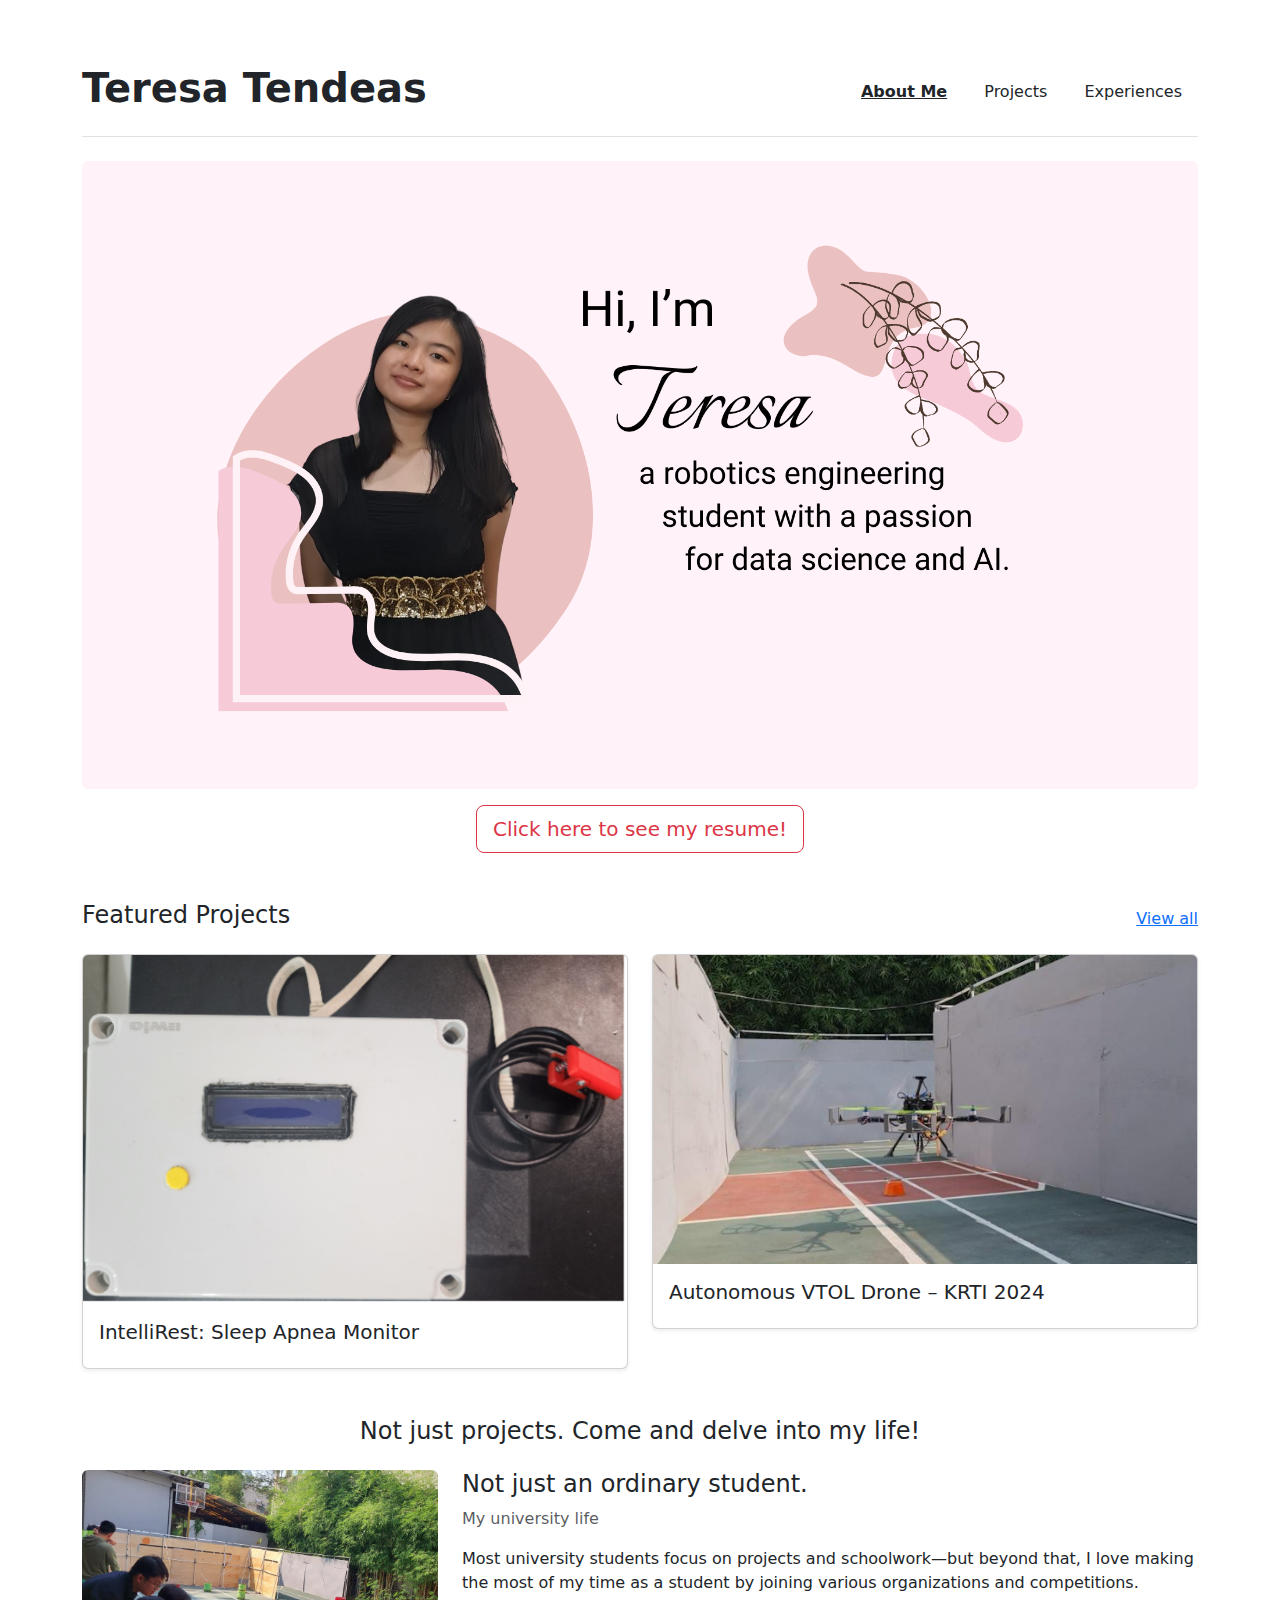
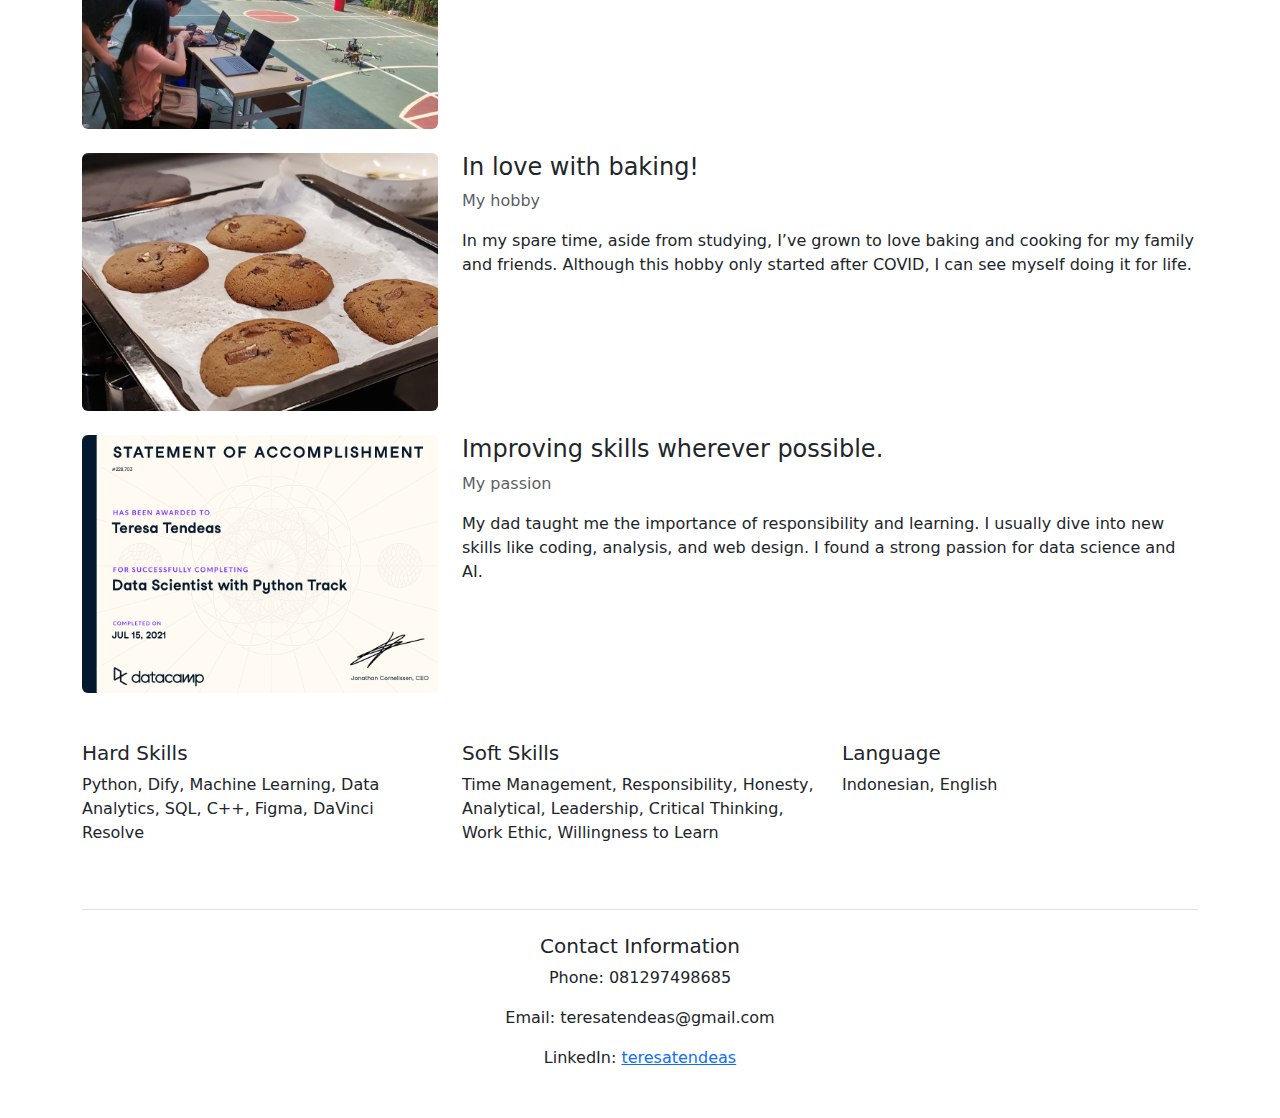
<file: index.html>
<!DOCTYPE html>
<html lang="en">
<head>
  <meta charset="UTF-8" />
  <meta name="viewport" content="width=device-width, initial-scale=1.0" />
  <title>Teresa Tendeas Portfolio</title>

  <!-- Bootstrap CSS -->
  <link href="https://cdn.jsdelivr.net/npm/bootstrap@5.3.3/dist/css/bootstrap.min.css" rel="stylesheet">

  <!-- Custom CSS -->
  <link rel="stylesheet" href="style.css" />
</head>
<body>
  <div class="container my-5">
    <!-- Header -->
    <header class="d-flex flex-wrap justify-content-between align-items-center py-3 border-bottom">
      <h1 class="fs-1 fw-bold">Teresa Tendeas</h1>
      <nav>
        <a href="#about" class="nav-link d-inline-block px-3 fw-bold text-decoration-underline">About Me</a>
        <a href="#projects" class="nav-link d-inline-block px-3">Projects</a>
        <a href="#experiences" class="nav-link d-inline-block px-3">Experiences</a>
      </nav>
    </header>

    <!-- Hero Section -->
    <section class="text-center my-4">
      <img src="img/pfp.png" class="img-fluid rounded" alt="Profile Picture">
      <div class="mt-3">
        <a href="#" class="btn btn-lg btn-outline-danger">Click here to see my resume!</a>
      </div>
    </section>

    <!-- Featured Projects -->
    <section id="projects" class="my-5">
      <div class="d-flex justify-content-between align-items-center mb-3">
        <h2 class="fs-4">Featured Projects</h2>
        <a href="#" class="text-primary">View all</a>
      </div>
      <div class="row g-4">
        <div class="col-md-6">
          <div class="card shadow-sm">
            <img src="img/featured-project1.png" class="card-img-top" alt="Project 1">
            <div class="card-body">
              <h5 class="card-title">IntelliRest: Sleep Apnea Monitor</h5>
            </div>
          </div>
        </div>
        <div class="col-md-6">
          <div class="card shadow-sm">
            <img src="img/featured-project2.png" class="card-img-top" alt="Project 2">
            <div class="card-body">
              <h5 class="card-title">Autonomous VTOL Drone – KRTI 2024</h5>
            </div>
          </div>
        </div>
      </div>
    </section>

    <!-- About Life Section -->
    <section id="about" class="my-5">
      <h2 class="fs-4 mb-4 text-center">Not just projects. Come and delve into my life!</h2>

      <div class="row g-4">
        <div class="col-md-4">
          <img src="img/life-1.png" class="img-fluid rounded" alt="University Life">
        </div>
        <div class="col-md-8">
          <h4>Not just an ordinary student.</h4>
          <p class="text-muted">My university life</p>
          <p>Most university students focus on projects and schoolwork—but beyond that, I love making the most of my time as a student by joining various organizations and competitions.</p>
        </div>

        <div class="col-md-4">
          <img src="img/life-2.png" class="img-fluid rounded" alt="Baking Hobby">
        </div>
        <div class="col-md-8">
          <h4>In love with baking!</h4>
          <p class="text-muted">My hobby</p>
          <p>In my spare time, aside from studying, I’ve grown to love baking and cooking for my family and friends. Although this hobby only started after COVID, I can see myself doing it for life.</p>
        </div>

        <div class="col-md-4">
          <img src="img/life-3.png" class="img-fluid rounded" alt="Learning Passion">
        </div>
        <div class="col-md-8">
          <h4>Improving skills wherever possible.</h4>
          <p class="text-muted">My passion</p>
          <p>My dad taught me the importance of responsibility and learning. I usually dive into new skills like coding, analysis, and web design. I found a strong passion for data science and AI.</p>
        </div>
      </div>

      <div class="row mt-5">
        <div class="col-md-4">
          <h5>Hard Skills</h5>
          <p>Python, Dify, Machine Learning, Data Analytics, SQL, C++, Figma, DaVinci Resolve</p>
        </div>
        <div class="col-md-4">
          <h5>Soft Skills</h5>
          <p>Time Management, Responsibility, Honesty, Analytical, Leadership, Critical Thinking, Work Ethic, Willingness to Learn</p>
        </div>
        <div class="col-md-4">
          <h5>Language</h5>
          <p>Indonesian, English</p>
        </div>
      </div>
    </section>

    <!-- Footer -->
    <footer class="border-top pt-4 mt-5">
      <div class="text-center">
        <h5>Contact Information</h5>
        <p>Phone: 081297498685</p>
        <p>Email: teresatendeas@gmail.com</p>
        <p>LinkedIn: <a href="https://www.linkedin.com/in/teresatendeas/">teresatendeas</a></p>
      </div>
    </footer>
  </div>

  <!-- Bootstrap JS -->
  <script src="https://cdn.jsdelivr.net/npm/bootstrap@5.3.3/dist/js/bootstrap.bundle.min.js"></script>
</body>
</html>
</file>
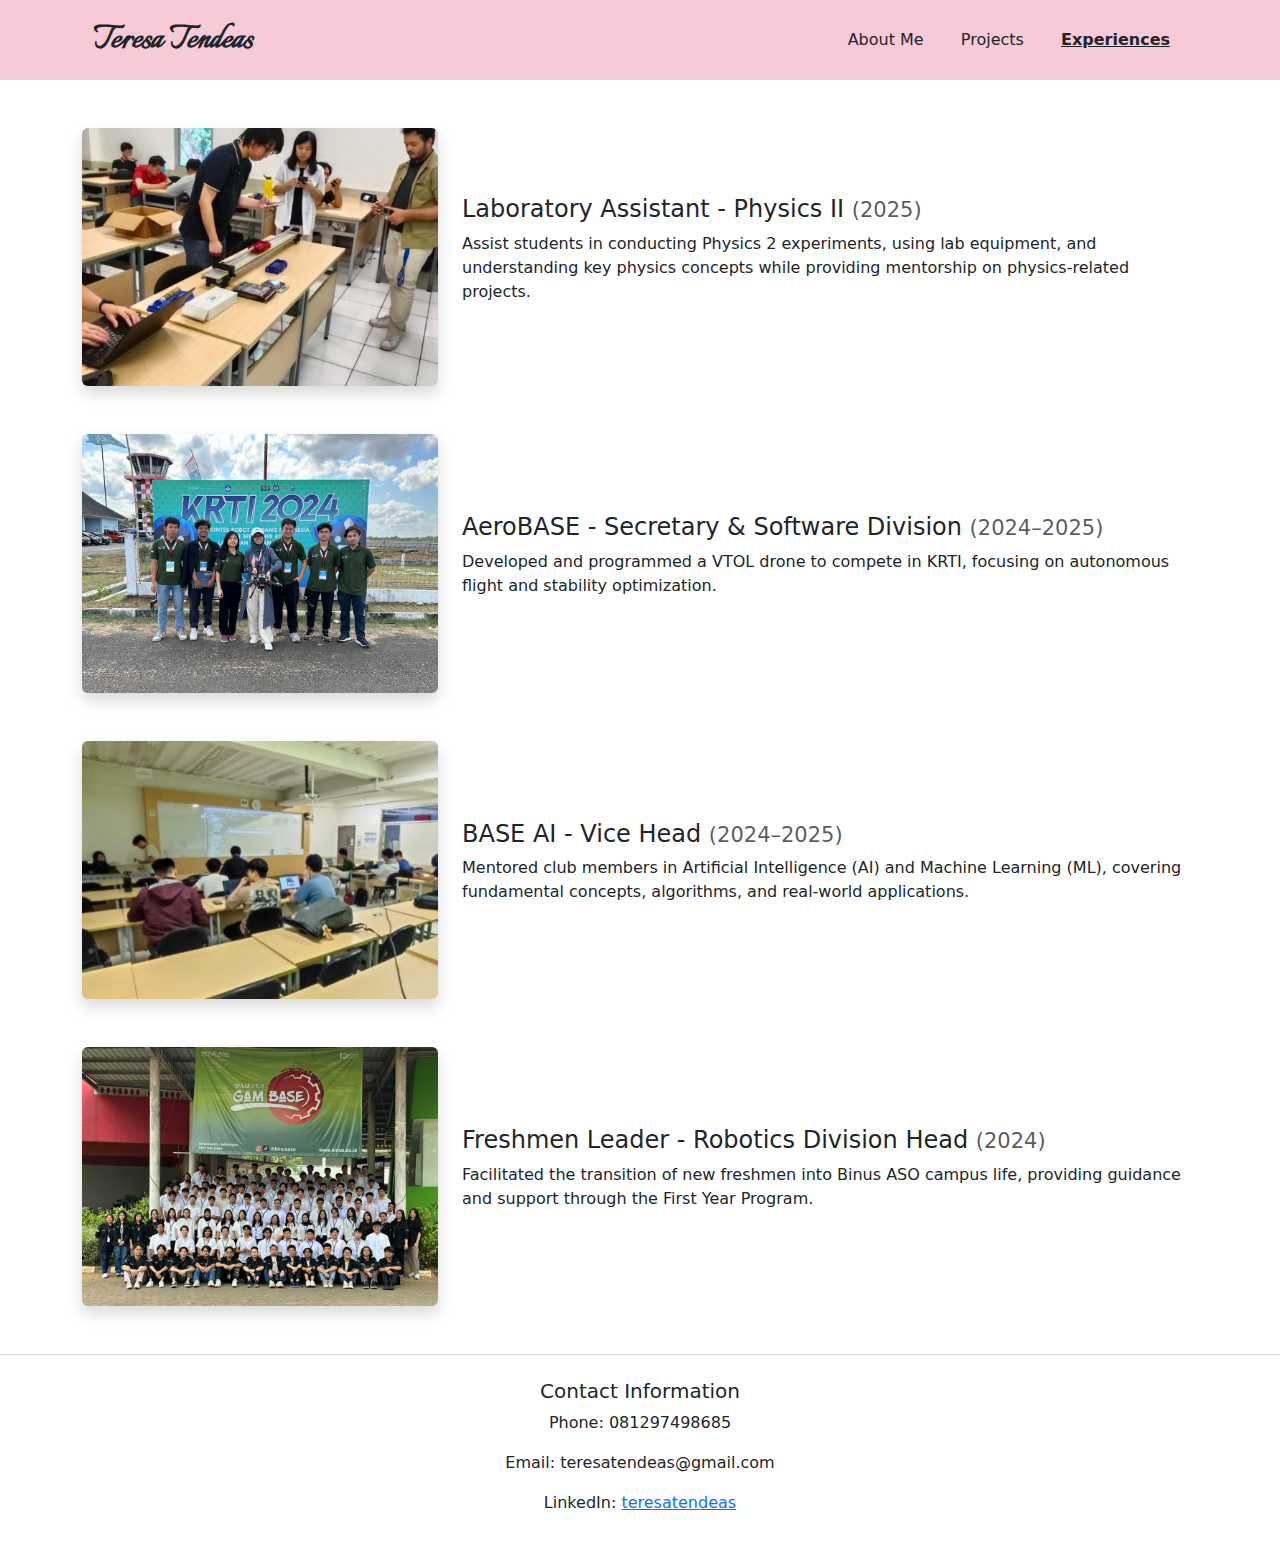
<file: experience.html>
<!DOCTYPE html>
<html lang="en">
<head>
  <meta charset="UTF-8" />
  <meta name="viewport" content="width=device-width, initial-scale=1.0" />
  <title>Experiences - Teresa Tendeas</title>

  <!-- Google Font -->
  <link href="https://fonts.googleapis.com/css2?family=Italianno&display=swap" rel="stylesheet">

  <!-- Bootstrap CSS -->
  <link href="https://cdn.jsdelivr.net/npm/bootstrap@5.3.3/dist/css/bootstrap.min.css" rel="stylesheet">

  <!-- Custom CSS -->
  <link rel="stylesheet" href="style.css" />
</head>
<body>

  <!-- Header -->
  <header class="w-100 py-3" style="background-color: #f7cad8;">
    <div class="container d-flex justify-content-between align-items-center px-4">
      <h1 class="fw-bold fs-1 m-0" style="font-family: 'Italianno', cursive;">Teresa Tendeas</h1>
      <nav>
        <a href="index.html" class="nav-link d-inline-block px-3">About Me</a>
        <a href="project.html" class="nav-link d-inline-block px-3">Projects</a>
        <a href="experience.html" class="nav-link d-inline-block px-3 fw-bold text-decoration-underline">Experiences</a>
      </nav>
    </div>
  </header>

  <!-- Main Content -->
  <div class="container my-5">
    <div class="row align-items-center mb-5">
      <div class="col-md-4">
        <img src="img/experience-aslab.png" class="img-fluid rounded shadow" alt="Aslab">
      </div>
      <div class="col-md-8 mt-3 mt-md-0">
        <h4>Laboratory Assistant - Physics II <span class="text-muted small">(2025)</span></h4>
        <p>Assist students in conducting Physics 2 experiments, using lab equipment, and understanding key physics concepts while providing mentorship on physics-related projects.</p>
      </div>
    </div>

    <div class="row align-items-center mb-5">
      <div class="col-md-4">
        <img src="img/experience-aerobase.png" class="img-fluid rounded shadow" alt="AeroBASE">
      </div>
      <div class="col-md-8 mt-3 mt-md-0">
        <h4>AeroBASE - Secretary & Software Division <span class="text-muted small">(2024–2025)</span></h4>
        <p>Developed and programmed a VTOL drone to compete in KRTI, focusing on autonomous flight and stability optimization.</p>
      </div>
    </div>

    <div class="row align-items-center mb-5">
      <div class="col-md-4">
        <img src="img/experience-bcore.png" class="img-fluid rounded shadow" alt="BASE AI">
      </div>
      <div class="col-md-8 mt-3 mt-md-0">
        <h4>BASE AI - Vice Head <span class="text-muted small">(2024–2025)</span></h4>
        <p>Mentored club members in Artificial Intelligence (AI) and Machine Learning (ML), covering fundamental concepts, algorithms, and real-world applications.</p>
      </div>
    </div>

    <div class="row align-items-center mb-5">
      <div class="col-md-4">
        <img src="img/experience-fl.png" class="img-fluid rounded shadow" alt="Freshmen Leader">
      </div>
      <div class="col-md-8 mt-3 mt-md-0">
        <h4>Freshmen Leader - Robotics Division Head <span class="text-muted small">(2024)</span></h4>
        <p>Facilitated the transition of new freshmen into Binus ASO campus life, providing guidance and support through the First Year Program.</p>
      </div>
    </div>
  </div>

  <!-- Footer -->
  <footer class="w-100 bg-white border-top mt-5">
    <div class="container text-center py-4">
      <h5>Contact Information</h5>
      <p>Phone: 081297498685</p>
      <p>Email: teresatendeas@gmail.com</p>
      <p>LinkedIn: <a href="https://www.linkedin.com/in/teresatendeas/">teresatendeas</a></p>
    </div>
  </footer>

  <!-- Bootstrap JS -->
  <script src="https://cdn.jsdelivr.net/npm/bootstrap@5.3.3/dist/js/bootstrap.bundle.min.js"></script>
</body>
</file>
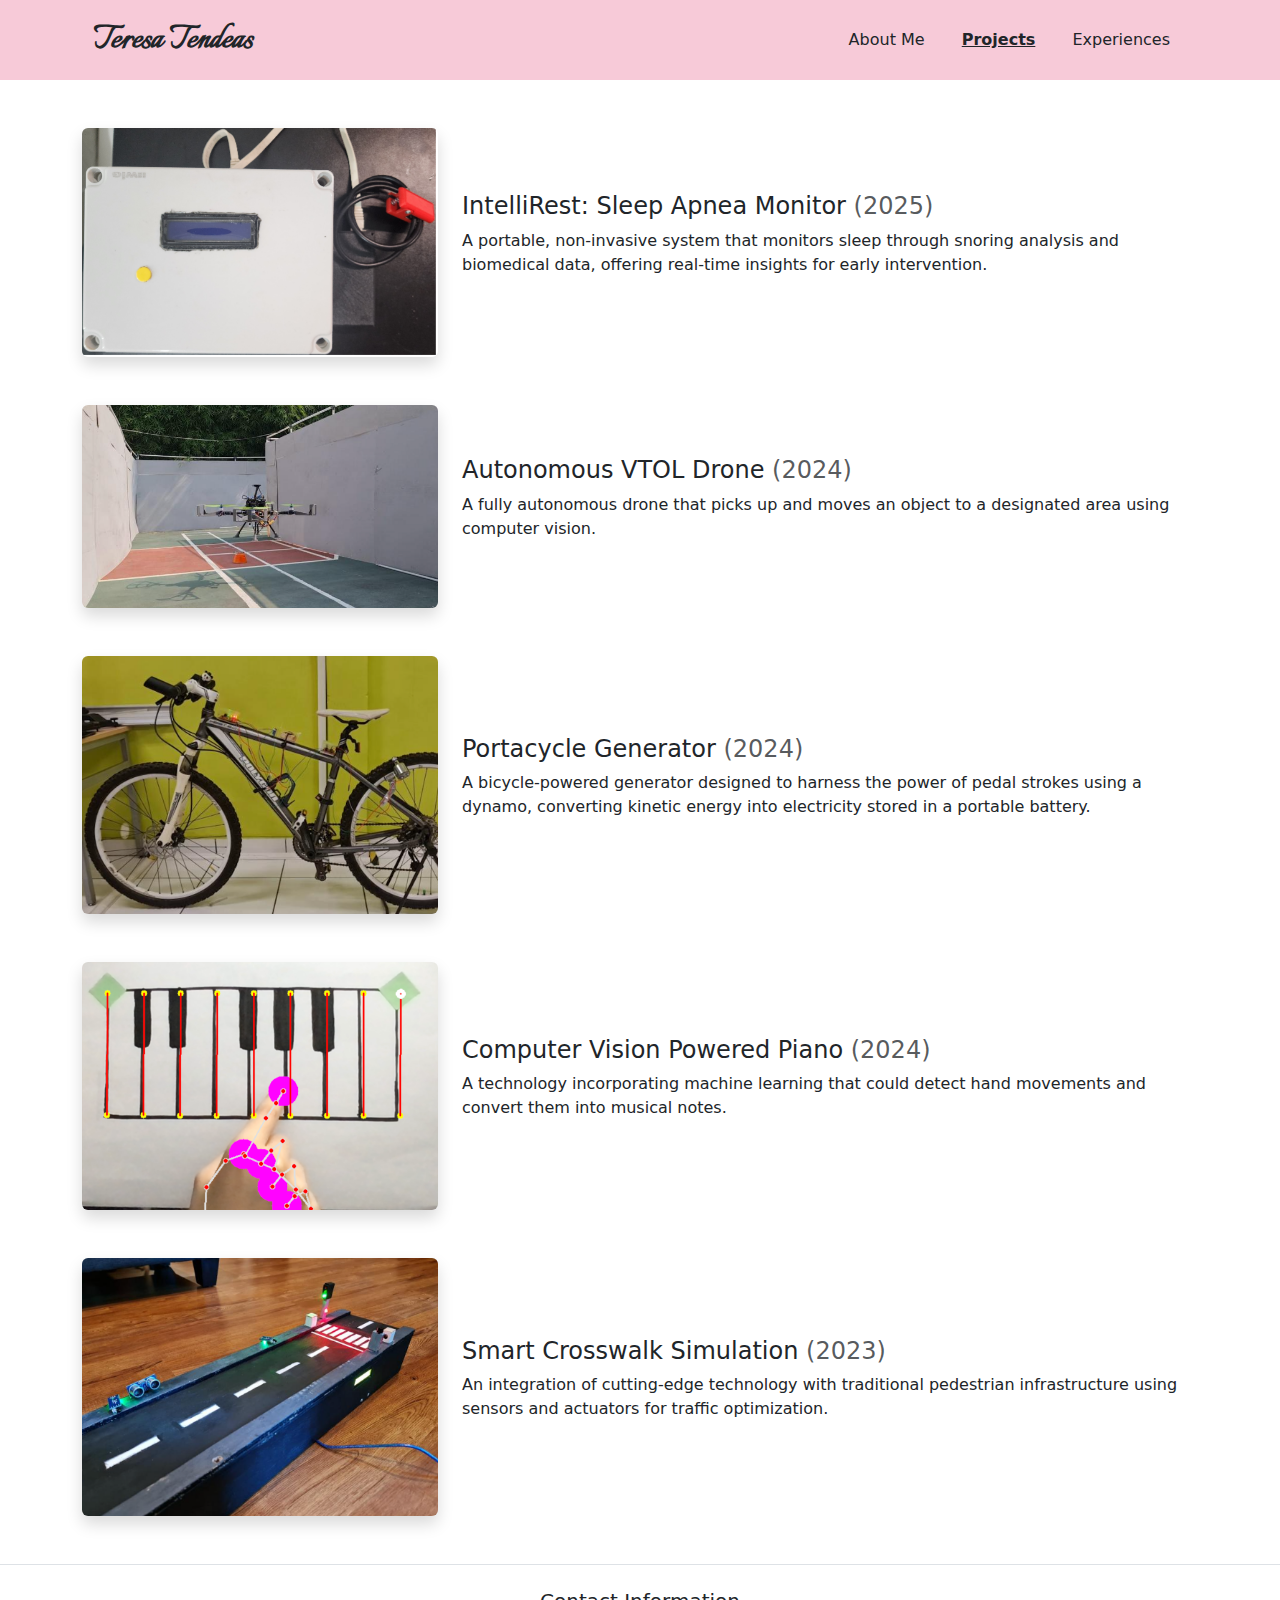
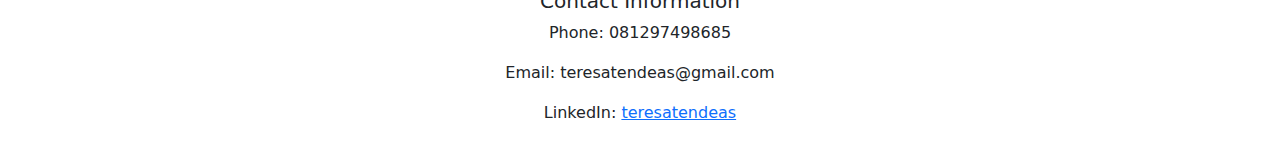
<file: project.html>
<!DOCTYPE html>
<html lang="en">
<head>
  <meta charset="UTF-8" />
  <meta name="viewport" content="width=device-width, initial-scale=1.0" />
  <title>Projects - Teresa Tendeas</title>

  <!-- Google Font -->
  <link href="https://fonts.googleapis.com/css2?family=Italianno&display=swap" rel="stylesheet">

  <!-- Bootstrap CSS -->
  <link href="https://cdn.jsdelivr.net/npm/bootstrap@5.3.3/dist/css/bootstrap.min.css" rel="stylesheet">

  <!-- Custom CSS -->
  <link rel="stylesheet" href="style.css" />
</head>
<body>

  <!-- Header -->
  <header class="w-100 py-3" style="background-color: #f7cad8;">
    <div class="container d-flex justify-content-between align-items-center px-4">
      <h1 class="fw-bold fs-1 m-0" style="font-family: 'Italianno', cursive;">Teresa Tendeas</h1>
      <nav>
        <a href="index.html" class="nav-link d-inline-block px-3">About Me</a>
        <a href="project.html" class="nav-link d-inline-block px-3 fw-bold text-decoration-underline">Projects</a>
        <a href="experience.html" class="nav-link d-inline-block px-3">Experiences</a>
      </nav>
    </div>
  </header>

  <!-- Main Content -->
  <div class="container my-5">
    <!-- Project Entry -->
    <div class="row align-items-center mb-5">
      <div class="col-md-4">
        <img src="img/featured-project1.png" class="img-fluid rounded shadow" alt="Sleep Apnea Monitor">
      </div>
      <div class="col-md-8">
        <h4>IntelliRest: Sleep Apnea Monitor <span class="text-muted">(2025)</span></h4>
        <p>A portable, non-invasive system that monitors sleep through snoring analysis and biomedical data, offering real-time insights for early intervention.</p>
      </div>
    </div>

    <div class="row align-items-center mb-5">
      <div class="col-md-4">
        <img src="img/featured-project2.png" class="img-fluid rounded shadow" alt="VTOL Drone">
      </div>
      <div class="col-md-8">
        <h4>Autonomous VTOL Drone <span class="text-muted">(2024)</span></h4>
        <p>A fully autonomous drone that picks up and moves an object to a designated area using computer vision.</p>
      </div>
    </div>

    <div class="row align-items-center mb-5">
      <div class="col-md-4">
        <img src="img/project-portacycle.png" class="img-fluid rounded shadow" alt="Portacycle Generator">
      </div>
      <div class="col-md-8">
        <h4>Portacycle Generator <span class="text-muted">(2024)</span></h4>
        <p>A bicycle-powered generator designed to harness the power of pedal strokes using a dynamo, converting kinetic energy into electricity stored in a portable battery.</p>
      </div>
    </div>

    <div class="row align-items-center mb-5">
      <div class="col-md-4">
        <img src="img/project-piano.png" class="img-fluid rounded shadow" alt="CV Piano">
      </div>
      <div class="col-md-8">
        <h4>Computer Vision Powered Piano <span class="text-muted">(2024)</span></h4>
        <p>A technology incorporating machine learning that could detect hand movements and convert them into musical notes.</p>
      </div>
    </div>

    <div class="row align-items-center mb-5">
      <div class="col-md-4">
        <img src="img/project-crosswalk.png" class="img-fluid rounded shadow" alt="Smart Crosswalk">
      </div>
      <div class="col-md-8">
        <h4>Smart Crosswalk Simulation <span class="text-muted">(2023)</span></h4>
        <p>An integration of cutting-edge technology with traditional pedestrian infrastructure using sensors and actuators for traffic optimization.</p>
      </div>
    </div>
  </div>

  <!-- Footer -->
  <footer class="w-100 bg-white border-top mt-5">
    <div class="container text-center py-4">
      <h5>Contact Information</h5>
      <p>Phone: 081297498685</p>
      <p>Email: teresatendeas@gmail.com</p>
      <p>LinkedIn: <a href="https://www.linkedin.com/in/teresatendeas/">teresatendeas</a></p>
    </div>
  </footer>

  <!-- Bootstrap JS -->
  <script src="https://cdn.jsdelivr.net/npm/bootstrap@5.3.3/dist/js/bootstrap.bundle.min.js"></script>
</body>
</html>
</file>
<file: style.css>
.home {
  background-color: #fff2f8;
  display: flex;
  flex-direction: row;
  justify-content: center;
  width: 100%;
}

.home .div {
  background-color: #fff2f8;
  overflow: hidden;
  width: 1152px;
  height: 2346px;
  position: relative;
}

.home .overlap {
  position: absolute;
  width: 1160px;
  height: 1000px;
  top: 0;
  left: 0;
}

.home .pfp {
  position: absolute;
  width: 1093px;
  height: 615px;
  top: 26px;
  left: 39px;
  object-fit: cover;
}

.home .resume-button {
  position: absolute;
  width: 466px;
  height: 65px;
  top: 498px;
  left: 540px;
}

.home .overlap-group {
  position: relative;
  width: 464px;
  height: 65px;
  background-color: var(--primary);
  border-radius: 10px;
}

.home .text-wrapper {
  position: absolute;
  width: 373px;
  top: 17px;
  left: 46px;
  font-family: "Heebo-Medium", Helvetica;
  font-weight: 500;
  color: #883d3d;
  font-size: 20px;
  text-align: center;
  letter-spacing: 0;
  line-height: normal;
}

.home .header {
  position: absolute;
  width: 1160px;
  height: 78px;
  top: 0;
  left: 0;
  background-color: transparent;
}

.home .overlap-2 {
  position: relative;
  width: 1152px;
  height: 78px;
  background-color: var(--primary);
}

.home .text-wrapper-2 {
  position: absolute;
  width: 392px;
  top: 10px;
  left: 165px;
  font-family: "Heebo-Regular", Helvetica;
  font-weight: 400;
  color: #000000;
  font-size: 40px;
  letter-spacing: 0;
  line-height: normal;
  white-space: nowrap;
}

.home .text-wrapper-3 {
  position: absolute;
  width: 115px;
  top: 27px;
  left: 597px;
  font-family: "Heebo-Bold", Helvetica;
  font-weight: 700;
  color: #000000;
  font-size: 20px;
  text-align: right;
  letter-spacing: 0;
  line-height: normal;
  text-decoration: underline;
}

.home .text-wrapper-4 {
  position: absolute;
  width: 115px;
  top: 27px;
  left: 730px;
  font-family: "Heebo-Medium", Helvetica;
  font-weight: 500;
  color: #000000;
  font-size: 20px;
  text-align: right;
  letter-spacing: 0;
  line-height: normal;
}

.home .text-wrapper-5 {
  position: absolute;
  width: 115px;
  top: 27px;
  left: 894px;
  font-family: "Heebo-Medium", Helvetica;
  font-weight: 500;
  color: #000000;
  font-size: 20px;
  text-align: right;
  letter-spacing: 0;
  line-height: normal;
}

.home .featured {
  position: absolute;
  width: 1160px;
  height: 396px;
  top: 604px;
  left: 0;
}

.home .overlap-3 {
  position: relative;
  width: 1152px;
  height: 396px;
  background-color: #e5daf9;
}

.home .text-wrapper-6 {
  position: absolute;
  height: 60px;
  top: 7px;
  left: 148px;
  font-family: "Heebo-Regular", Helvetica;
  font-weight: 400;
  color: var(--dark-color);
  font-size: 22px;
  letter-spacing: 0;
  line-height: 60px;
  white-space: nowrap;
}

.home .text-wrapper-7 {
  position: absolute;
  width: 208px;
  top: 27px;
  left: 796px;
  font-family: "Heebo-Regular", Helvetica;
  font-weight: 400;
  color: #458af8;
  font-size: 16px;
  text-align: right;
  letter-spacing: 0;
  line-height: normal;
}

.home .overlap-4 {
  position: absolute;
  width: 418px;
  height: 295px;
  top: 75px;
  left: 148px;
  background-color: #ffffff;
}

.home .text-wrapper-8 {
  position: absolute;
  width: 374px;
  top: 13px;
  left: 23px;
  font-family: "Heebo-Bold", Helvetica;
  font-weight: 700;
  color: var(--dark-color);
  font-size: 26px;
  letter-spacing: 0;
  line-height: normal;
}

.home .featured-project {
  position: absolute;
  width: 316px;
  height: 180px;
  top: 98px;
  left: 51px;
}

.home .overlap-group-2 {
  position: absolute;
  width: 418px;
  height: 295px;
  top: 75px;
  left: 586px;
  background-color: #ffffff;
}

.home .autonomous-VTOL {
  position: absolute;
  width: 374px;
  top: 13px;
  left: 20px;
  font-family: "Heebo-Bold", Helvetica;
  font-weight: 700;
  color: var(--dark-color);
  font-size: 26px;
  letter-spacing: 0;
  line-height: normal;
}

.home .life {
  position: absolute;
  width: 884px;
  height: 1091px;
  top: 1021px;
  left: 147px;
}

.home .p {
  position: absolute;
  top: 0;
  left: 2px;
  font-family: "Heebo-Regular", Helvetica;
  font-weight: 400;
  color: var(--dark-color);
  font-size: 25px;
  letter-spacing: 0;
  line-height: 60px;
  white-space: nowrap;
}

.home .text-wrapper-9 {
  position: absolute;
  width: 750px;
  top: 0;
  left: 0;
  font-family: "Heebo-Bold", Helvetica;
  font-weight: 700;
  color: var(--dark-color);
  font-size: 30px;
  letter-spacing: 0;
  line-height: normal;
}

.home .text-wrapper-10 {
  position: absolute;
  width: 374px;
  top: 38px;
  left: 0;
  font-family: "Heebo-Regular", Helvetica;
  font-weight: 400;
  color: var(--dark);
  font-size: 20px;
  letter-spacing: 0;
  line-height: normal;
}

.home .overlap-5 {
  position: absolute;
  width: 500px;
  height: 72px;
  top: 68px;
  left: 264px;
}

.home .overlap-6 {
  position: absolute;
  width: 500px;
  height: 72px;
  top: 312px;
  left: 264px;
}

.home .overlap-7 {
  position: absolute;
  width: 500px;
  height: 72px;
  top: 563px;
  left: 264px;
}

.home .hard-skills-python {
  position: absolute;
  top: 814px;
  left: 0;
  font-family: "Heebo-Bold", Helvetica;
  font-weight: 400;
  color: var(--dark-color);
  font-size: 30px;
  letter-spacing: 0;
  line-height: normal;
}

.home .span {
  font-weight: 700;
}

.home .text-wrapper-11 {
  font-family: "Heebo-Regular", Helvetica;
  font-size: 20px;
}

.home .soft-skills-time {
  position: absolute;
  top: 814px;
  left: 324px;
  font-family: "Heebo-Bold", Helvetica;
  font-weight: 400;
  color: var(--dark-color);
  font-size: 30px;
  letter-spacing: 0;
  line-height: normal;
}

.home .text-wrapper-12 {
  position: absolute;
  width: 594px;
  top: 144px;
  left: 264px;
  font-family: "Heebo-Regular", Helvetica;
  font-weight: 400;
  color: var(--dark-color);
  font-size: 16px;
  text-align: justify;
  letter-spacing: 0;
  line-height: normal;
}

.home .text-wrapper-13 {
  position: absolute;
  width: 594px;
  top: 388px;
  left: 264px;
  font-family: "Heebo-Regular", Helvetica;
  font-weight: 400;
  color: var(--dark-color);
  font-size: 16px;
  text-align: justify;
  letter-spacing: 0;
  line-height: normal;
}

.home .text-wrapper-14 {
  position: absolute;
  width: 591px;
  top: 639px;
  left: 264px;
  font-family: "Heebo-Regular", Helvetica;
  font-weight: 400;
  color: var(--dark-color);
  font-size: 16px;
  text-align: justify;
  letter-spacing: 0;
  line-height: normal;
}

.home .horizontal {
  position: absolute;
  width: 858px;
  height: 1px;
  top: 770px;
  left: 0;
  object-fit: cover;
}

.home .img {
  position: absolute;
  width: 316px;
  height: 180px;
  top: 98px;
  left: 52px;
  object-fit: cover;
}

.home .horizontal-2 {
  position: absolute;
  width: 858px;
  height: 1px;
  top: 276px;
  left: 0;
  object-fit: cover;
}

.home .vertical {
  position: absolute;
  width: 1px;
  height: 277px;
  top: 814px;
  left: 292px;
  object-fit: cover;
}

.home .vertical-2 {
  position: absolute;
  width: 1px;
  height: 277px;
  top: 814px;
  left: 638px;
  object-fit: cover;
}

.home .language-indonesian {
  position: absolute;
  top: 814px;
  left: 670px;
  font-family: "Heebo-Bold", Helvetica;
  font-weight: 400;
  color: var(--dark-color);
  font-size: 30px;
  letter-spacing: 0;
  line-height: normal;
}

.home .life-2 {
  position: absolute;
  width: 248px;
  height: 180px;
  top: 71px;
  left: 0;
  object-fit: cover;
}

.home .life-3 {
  position: absolute;
  width: 248px;
  height: 180px;
  top: 310px;
  left: 0;
  object-fit: cover;
}

.home .life-4 {
  position: absolute;
  width: 248px;
  height: 180px;
  top: 566px;
  left: 0;
  object-fit: cover;
}

.home .footer {
  position: absolute;
  width: 1154px;
  height: 188px;
  top: 2158px;
  left: 0;
  background-color: transparent;
}

.home .contact-information-wrapper {
  position: relative;
  width: 1152px;
  height: 188px;
  background-color: #ffffff;
}

.home .contact-information {
  position: absolute;
  top: 47px;
  left: 148px;
  font-family: "Heebo-Bold", Helvetica;
  font-weight: 400;
  color: var(--dark-color);
  font-size: 20px;
  letter-spacing: 0;
  line-height: normal;
}

.home .text-wrapper-15 {
  font-family: "Heebo-Regular", Helvetica;
  font-size: 15px;
}
</file>
